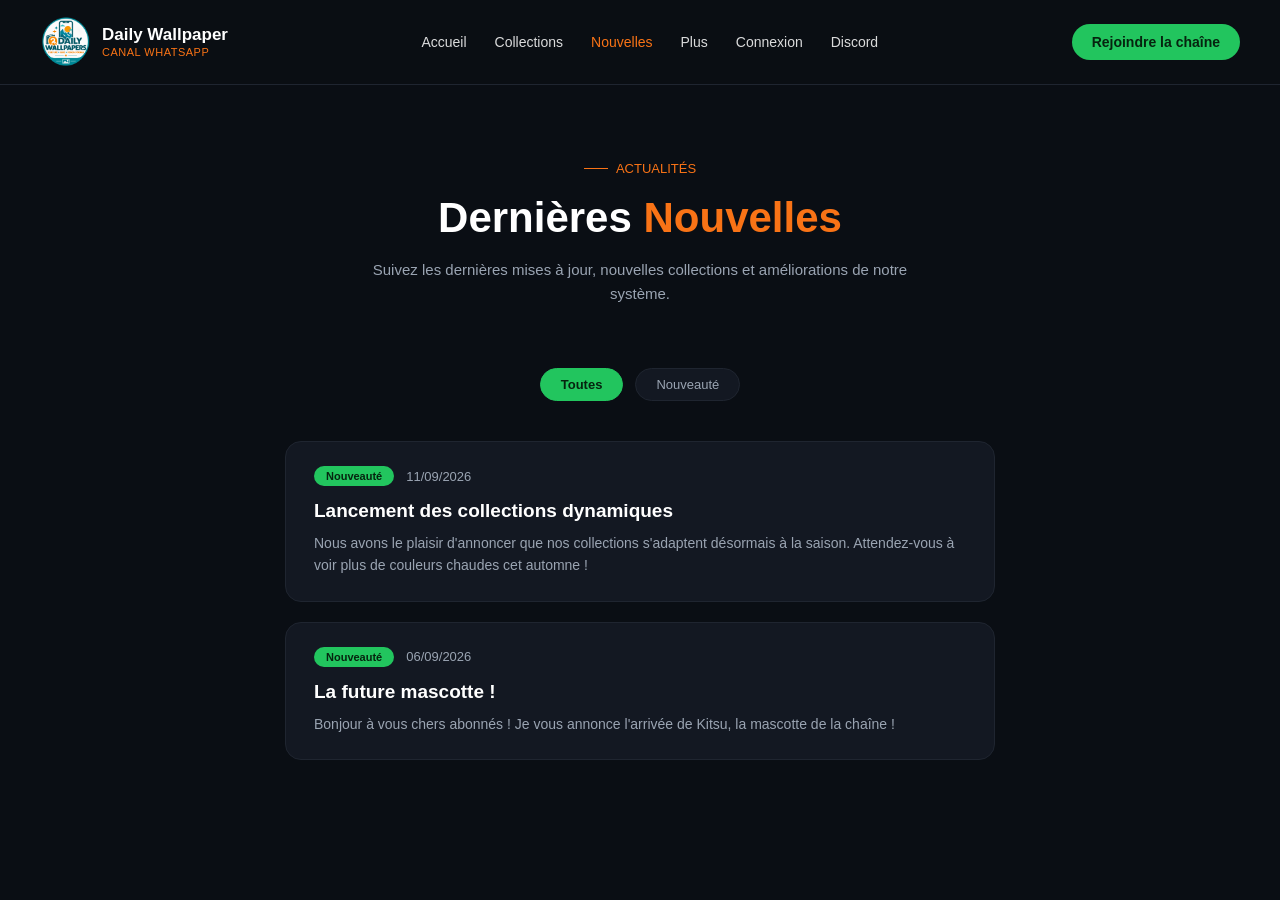
<file: nouvelles.html>
<!DOCTYPE html>
<html lang="fr">
<head>
<meta charset="UTF-8">
<meta name="viewport" content="width=device-width, initial-scale=1.0">
<title>Nouvelles — Daily Wallpaper</title>

<style>
  :root {
    --bg: #0a0e14;
    --bg-header: #0a0e14ee;
    --card-bg: #131822;
    --text-light: #ffffff;
    --text-muted: #9aa4b2;
    --accent: #F97316;
    --accent-action: #22c55e;
    --border: #1f2530;
  }

  * { box-sizing: border-box; }

  body {
    margin: 0;
    background: var(--bg);
    color: var(--text-light);
    font-family: -apple-system, "Segoe UI", Roboto, Helvetica, Arial, sans-serif;
  }

  header {
    display: flex;
    align-items: center;
    justify-content: space-between;
    padding: 16px 40px;
    background: var(--bg-header);
    border-bottom: 1px solid var(--border);
    position: sticky;
    top: 0;
    z-index: 10;
  }

  .logo { display: flex; align-items: center; gap: 10px; }

  .logo-icon {
    width: 52px;
    height: 52px;
    border-radius: 50%;
    overflow: hidden;
    display: flex;
    align-items: center;
    justify-content: center;
  }

  .logo-icon img { width: 100%; height: 100%; object-fit: cover; }

  .logo-text { line-height: 1.2; }
  .logo-text .name { font-weight: 700; font-size: 17px; }
  .logo-text .sub { font-size: 11px; color: var(--accent); letter-spacing: 0.5px; }

  nav { display: flex; align-items: center; gap: 28px; }
  nav a { color: var(--text-light); text-decoration: none; font-size: 14px; opacity: 0.85; }
  nav a.active, nav a:hover { opacity: 1; color: var(--accent); }

  .cta-button {
    background: var(--accent-action);
    color: #06240f;
    padding: 10px 20px;
    border-radius: 999px;
    text-decoration: none;
    font-weight: 600;
    font-size: 14px;
  }

  .hero { text-align: center; padding: 70px 20px 30px; }

  .eyebrow {
    color: var(--accent);
    font-size: 13px;
    display: inline-flex;
    align-items: center;
    gap: 8px;
    margin-bottom: 18px;
  }
  .eyebrow::before { content: ""; width: 24px; height: 1px; background: var(--accent); display: inline-block; }

  .hero h1 { font-size: 42px; margin: 0 0 16px; }
  .hero h1 .accent { color: var(--accent); }
  .hero p { max-width: 560px; margin: 0 auto; color: var(--text-muted); font-size: 15px; line-height: 1.6; }

  /* --- Filtres --- */
  .filters {
    display: flex;
    justify-content: center;
    gap: 12px;
    margin: 32px 0 40px;
  }

  .filter-btn {
    background: var(--card-bg);
    color: var(--text-muted);
    border: 1px solid var(--border);
    padding: 8px 20px;
    border-radius: 999px;
    font-size: 13px;
    cursor: pointer;
  }

  .filter-btn.active {
    background: var(--accent-action);
    color: #06240f;
    border-color: var(--accent-action);
    font-weight: 600;
  }

  /* --- Liste d'articles --- */
  .news-list {
    max-width: 750px;
    margin: 0 auto;
    padding: 0 20px 80px;
    display: flex;
    flex-direction: column;
    gap: 20px;
  }

  .news-card {
    background: var(--card-bg);
    border: 1px solid var(--border);
    border-radius: 16px;
    padding: 24px 28px;
  }

  .news-meta {
    display: flex;
    align-items: center;
    gap: 12px;
    margin-bottom: 14px;
  }

  .news-badge {
    background: var(--accent-action);
    color: #06240f;
    font-size: 11px;
    font-weight: 700;
    padding: 4px 12px;
    border-radius: 999px;
  }

  .news-date { color: var(--text-muted); font-size: 13px; }

  .news-card h3 { font-size: 19px; margin: 0 0 10px; }
  .news-card p { color: var(--text-muted); font-size: 14px; line-height: 1.6; margin: 0; }

  @media (max-width: 700px) {
    nav { display: none; }
    header { padding: 14px 20px; }
    .hero h1 { font-size: 30px; }
  }
</style>
</head>
<body>

  <header>
    <div class="logo">
      <div class="logo-icon"><img src="images/logo.png" alt="Logo Daily Wallpaper"></div>
      <div class="logo-text">
        <div class="name">Daily Wallpaper</div>
        <div class="sub">CANAL WHATSAPP</div>
      </div>
    </div>
    <nav>
      <a href="index.html">Accueil</a>
      <a href="collections.html">Collections</a>
      <a href="nouvelles.html" class="active">Nouvelles</a>
      <a href="#">Plus</a>
      <a href="#">Connexion</a>
      <a href="#">Discord</a>
    </nav>
    <a class="cta-button" href="https://whatsapp.com/channel/0029VbCLrYOJ3juwuvAiIg3p">Rejoindre la chaîne</a>
  </header>

  <section class="hero">
    <div class="eyebrow">ACTUALITÉS</div>
    <h1>Dernières <span class="accent">Nouvelles</span></h1>
    <p>Suivez les dernières mises à jour, nouvelles collections et améliorations de notre système.</p>
  </section>

  <div class="filters">
    <button class="filter-btn active" data-filter="toutes">Toutes</button>
    <button class="filter-btn" data-filter="nouveaute">Nouveauté</button>
  </div>

  <!-- La liste est vide ici : elle est remplie automatiquement -->
  <!-- par le script en bas de page, à partir de nouvelles-data.js -->
  <div class="news-list" id="news-list"></div>

  <script src="nouvelles-data.js"></script>
  <script>
    const list = document.getElementById("news-list");
    const buttons = document.querySelectorAll(".filter-btn");
    let currentFilter = "toutes";

    function render() {
      list.innerHTML = "";
      nouvelles
        .filter(n => currentFilter === "toutes" || n.categorie === currentFilter)
        .forEach(n => {
          const card = document.createElement("div");
          card.className = "news-card";
          card.innerHTML = `
            <div class="news-meta">
              <span class="news-badge">${n.badge}</span>
              <span class="news-date">${n.date}</span>
            </div>
            <h3>${n.titre}</h3>
            <p>${n.texte}</p>
          `;
          list.appendChild(card);
        });
    }

    buttons.forEach(btn => {
      btn.addEventListener("click", () => {
        buttons.forEach(b => b.classList.remove("active"));
        btn.classList.add("active");
        currentFilter = btn.dataset.filter;
        render();
      });
    });

    render();
  </script>

</body>
</html>
</file>
